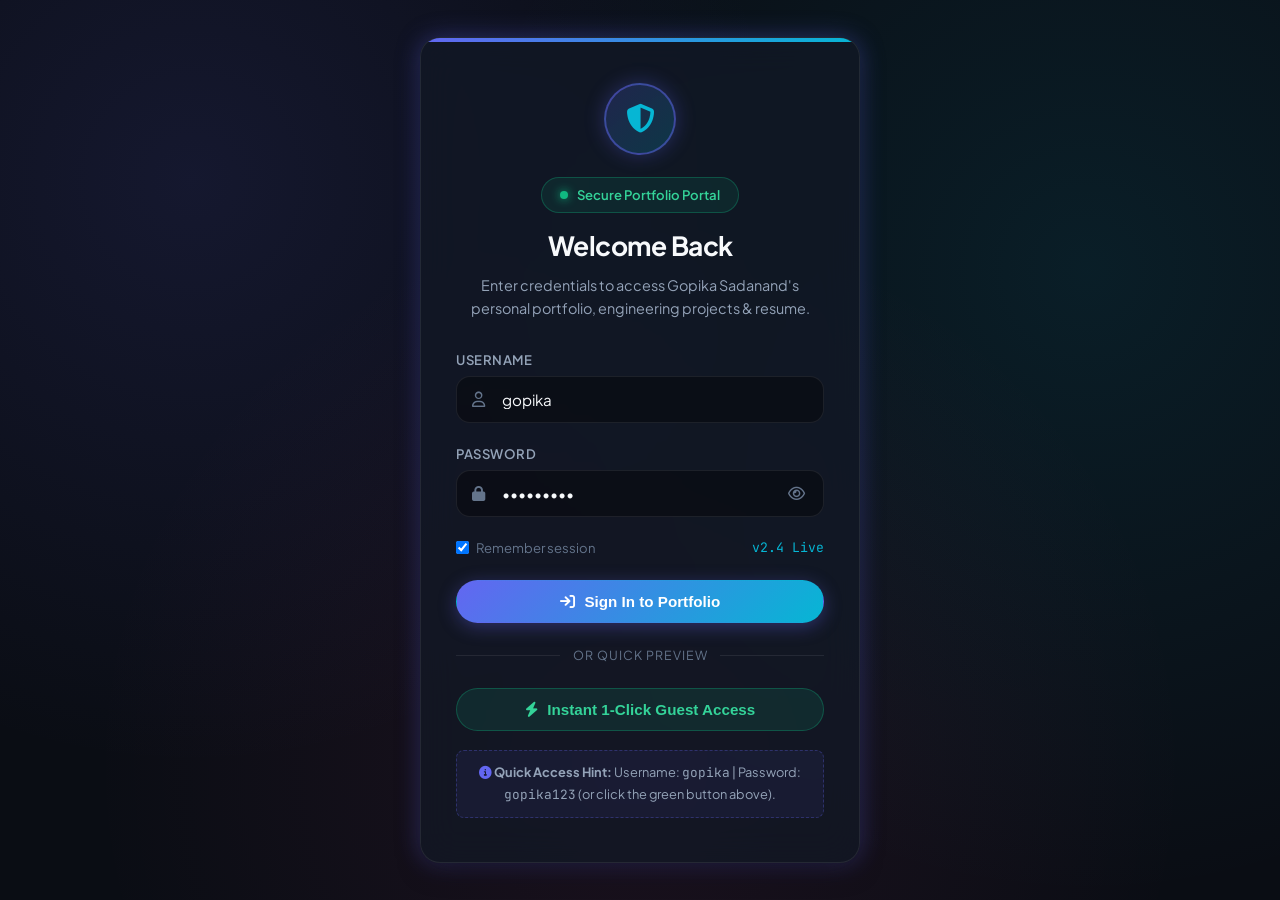
<file: index.html>
<!DOCTYPE html>
<html lang="en">
<head>
    <meta charset="UTF-8">
    <meta name="viewport" content="width=device-width, initial-scale=1.0">
    <title>GOPIKA SADANAND | IT Engineer &amp; AI Developer Portfolio</title>
    <meta name="description" content="Official personal portfolio of Gopika Sadanand – Information Technology professional interested in software development and AI. B.Tech IT at GEC Idukki.">
    <!-- Google Fonts & FontAwesome -->
    <link rel="preconnect" href="https://fonts.googleapis.com">
    <link rel="preconnect" href="https://fonts.gstatic.com" crossorigin>
    <link href="https://fonts.googleapis.com/css2?family=Plus+Jakarta+Sans:wght@300;400;500;600;700;800&family=JetBrains+Mono:wght@400;500;600&display=swap" rel="stylesheet">
    <link rel="stylesheet" href="https://cdnjs.cloudflare.com/ajax/libs/font-awesome/6.5.1/css/all.min.css">
    <link rel="stylesheet" href="style.css">
</head>
<body>
    <div class="bg-mesh"></div>

    <!-- Navigation Bar -->
    <header class="navbar">
        <div class="container nav-container">
            <a href="#home" class="nav-brand">
                <span class="brand-badge">GS</span>
                <span>Gopika Sadanand</span>
            </a>

            <nav>
                <ul class="nav-links" id="navLinks">
                    <li><a href="#home" class="nav-link active">Home</a></li>
                    <li><a href="#about" class="nav-link">About</a></li>
                    <li><a href="#experience" class="nav-link">Experience</a></li>
                    <li><a href="#projects" class="nav-link">Projects</a></li>
                    <li><a href="#skills" class="nav-link">Skills</a></li>
                    <li><a href="#achievements" class="nav-link">Achievements</a></li>
                    <li><a href="#contact" class="nav-link">Contact</a></li>
                </ul>
            </nav>

            <div class="nav-actions">
                <button id="logoutBtn" class="btn-logout" title="Sign out of portfolio">
                    <i class="fa-solid fa-arrow-right-from-bracket"></i> Logout
                </button>
                <button class="nav-toggle" id="navToggle" aria-label="Toggle navigation menu">
                    <i class="fa-solid fa-bars"></i>
                </button>
            </div>
        </div>
    </header>

    <!-- Main Content -->
    <main>
        <!-- Hero Section -->
        <section id="home" class="hero-section">
            <div class="container hero-grid">
                <div class="hero-content">
                    <div class="status-pill">
                        <span class="status-dot"></span>
                        <span>Available for Software &amp; AI Roles</span>
                    </div>

                    <h1>
                        Hi, I'm <span class="gradient-text">Gopika Sadanand</span>
                    </h1>

                    <p class="subtitle">
                        Information Technology professional interested in <strong>software development</strong> and <strong>AI</strong>. Passionate about engineering high-impact web architectures, intelligent conversational systems, and full-stack solutions.
                    </p>

                    <div class="hero-btns">
                        <a href="#projects" class="btn btn-primary">
                            <i class="fa-solid fa-rocket"></i> View Featured Projects
                        </a>
                        <a href="#experience" class="btn btn-secondary">
                            <i class="fa-solid fa-briefcase"></i> Experience
                        </a>
                        <a href="#contact" class="btn btn-secondary">
                            <i class="fa-regular fa-envelope"></i> Contact Me
                        </a>
                    </div>

                    <div class="hero-highlights">
                        <div class="highlight-box">
                            <div class="highlight-num gradient-text">2026</div>
                            <div class="highlight-label">B.Tech IT Graduate</div>
                        </div>
                        <div class="highlight-box">
                            <div class="highlight-num gradient-text">3+</div>
                            <div class="highlight-label">Flagship Systems</div>
                        </div>
                        <div class="highlight-box">
                            <div class="highlight-num gradient-text">5k+</div>
                            <div class="highlight-label">Voters Assisted</div>
                        </div>
                    </div>
                </div>

                <div class="hero-visual">
                    <div class="avatar-frame">
                        <div class="avatar-img-circle">
                            <i class="fa-solid fa-user-astronaut"></i>
                        </div>
                        <h3>Gopika Sadanand</h3>
                        <div class="dept">B.Tech Information Technology</div>
                        <div class="loc">
                            <i class="fa-solid fa-location-dot" style="color: var(--accent-pink);"></i> GEC Idukki, Kerala, India
                        </div>
                    </div>

                    <!-- Floating tech badges -->
                    <div class="floating-badge badge-top">
                        <i class="fa-solid fa-brain" style="color: #ec4899;"></i>
                        <span>AI &amp; NLP Systems</span>
                    </div>
                    <div class="floating-badge badge-bottom">
                        <i class="fa-brands fa-node-js" style="color: #10b981;"></i>
                        <span>Full-Stack Development</span>
                    </div>
                </div>
            </div>
        </section>

        <!-- About & Education Section -->
        <section id="about" class="section-py">
            <div class="container">
                <div class="section-header">
                    <span class="section-tag">Background &amp; Academics</span>
                    <h2 class="section-title">About Me &amp; Education</h2>
                    <p class="section-desc">My academic foundation and technical enthusiasm in Information Technology.</p>
                </div>

                <div class="about-grid">
                    <!-- About Card -->
                    <div class="card">
                        <div class="card-title">
                            <div class="card-icon">
                                <i class="fa-solid fa-user-gear"></i>
                            </div>
                            <h3>About Me</h3>
                        </div>
                        <p class="about-p">
                            I am an <strong>Information Technology professional</strong> deeply interested in <strong>software development</strong>, cloud backends, and <strong>Artificial Intelligence</strong>.
                        </p>
                        <p class="about-p">
                            I love transforming intricate real-world challenges into elegant, efficient, and accessible applications. From building civic engagement chatbots deployed during elections to engineering generative 3D visual environments, I continuously explore cutting-edge engineering paradigms.
                        </p>
                        <div style="display: flex; gap: 0.6rem; flex-wrap: wrap; margin-top: 1rem;">
                            <span class="tech-tag"><i class="fa-solid fa-code"></i> Clean Architecture</span>
                            <span class="tech-tag"><i class="fa-solid fa-robot"></i> AI Engineering</span>
                            <span class="tech-tag"><i class="fa-solid fa-users"></i> Team Collaboration</span>
                        </div>
                    </div>

                    <!-- Education Card -->
                    <div class="card" id="education">
                        <div class="card-title">
                            <div class="card-icon" style="background: rgba(6, 182, 212, 0.15); color: var(--accent-cyan);">
                                <i class="fa-solid fa-graduation-cap"></i>
                            </div>
                            <h3>Education</h3>
                        </div>

                        <div class="timeline">
                            <div class="timeline-item">
                                <div class="timeline-dot"></div>
                                <div class="timeline-title">B.Tech in Information Technology</div>
                                <div class="timeline-subtitle">Government Engineering College, Idukki</div>
                                <div class="timeline-time"><i class="fa-regular fa-calendar"></i> 2022 – 2026</div>
                                <p class="timeline-desc">Specializing in algorithms, databases, web technologies, software engineering, and applied artificial intelligence.</p>
                            </div>

                            <div class="timeline-item">
                                <div class="timeline-dot" style="border-color: var(--accent-pink);"></div>
                                <div class="timeline-title">Higher Secondary Education (Bio-Maths)</div>
                                <div class="timeline-subtitle">Seethi Sahib HSS, Taliparamba</div>
                                <div class="timeline-time"><i class="fa-regular fa-calendar"></i> Graduated with 93.5%</div>
                                <p class="timeline-desc">Distinction in Mathematics, Physics, Chemistry, and Computer Foundations.</p>
                            </div>
                        </div>
                    </div>
                </div>
            </div>
        </section>

        <!-- Experience Section -->
        <section id="experience" class="section-py" style="background: rgba(16, 21, 36, 0.4);">
            <div class="container">
                <div class="section-header">
                    <span class="section-tag">Industry Internship</span>
                    <h2 class="section-title">Professional Experience</h2>
                    <p class="section-desc">Practical software engineering experience inside public administration systems.</p>
                </div>

                <div class="experience-card">
                    <div class="exp-header">
                        <div>
                            <h3 class="exp-role">Software Development Intern</h3>
                            <div class="exp-org">
                                <i class="fa-solid fa-building-columns" style="color: var(--accent-indigo);"></i>
                                District Collectorate, Idukki
                            </div>
                        </div>
                        <span class="exp-badge">
                            <i class="fa-regular fa-clock"></i> Internship Experience
                        </span>
                    </div>

                    <ul class="exp-responsibilities">
                        <li>
                            Architected and maintained internal software utilities and digital administrative tools to optimize governance and record processing.
                        </li>
                        <li>
                            Automated repetitive reporting workflows, drastically reducing manual processing time for collectorate administrative teams.
                        </li>
                        <li>
                            Assisted in software requirement gathering, designing responsive web interfaces, and prototyping AI-assisted data extraction for citizen services.
                        </li>
                        <li>
                            Collaborated with senior IT leads to ensure robust data confidentiality, database reliability, and system responsiveness.
                        </li>
                    </ul>

                    <div class="exp-tags">
                        <span class="tech-tag">Internal Tools</span>
                        <span class="tech-tag">Workflow Automation</span>
                        <span class="tech-tag">Web Development</span>
                        <span class="tech-tag">Public Sector Tech</span>
                        <span class="tech-tag">Database Ops</span>
                    </div>
                </div>
            </div>
        </section>

        <!-- Projects Section -->
        <section id="projects" class="section-py">
            <div class="container">
                <div class="section-header">
                    <span class="section-tag">Portfolio Showcase</span>
                    <h2 class="section-title">Featured Projects</h2>
                    <p class="section-desc">Production-grade applications combining web engineering, generative AI, and civic innovation.</p>
                </div>

                <div class="projects-grid">
                    <!-- Project 1: QUICK CREATION -->
                    <div class="project-card">
                        <div class="project-banner p1">
                            <span class="project-type-badge">Web Platform</span>
                            <div class="project-banner-icon">
                                <i class="fa-solid fa-wand-magic-sparkles"></i>
                            </div>
                        </div>
                        <div class="project-body">
                            <h3 class="project-title">QUICK CREATION</h3>
                            <p class="project-desc">
                                A dynamic student designer platform that allows creators to build, customize, and share responsive design assets and web templates with real-time preview.
                            </p>
                            <div class="project-stack">
                                <span class="tech-tag">HTML5</span>
                                <span class="tech-tag">CSS3</span>
                                <span class="tech-tag">JavaScript</span>
                                <span class="tech-tag">Node.js</span>
                                <span class="tech-tag">MongoDB</span>
                            </div>
                            <div class="project-footer">
                                <button class="project-btn open-project-btn" data-project="quick-creation">
                                    <span>Explore System</span> <i class="fa-solid fa-arrow-right"></i>
                                </button>
                                <span class="mono-text" style="font-size: 0.75rem; color: var(--text-muted);">Active Prototype</span>
                            </div>
                        </div>
                    </div>

                    <!-- Project 2: TEXTOON -->
                    <div class="project-card">
                        <div class="project-banner p2">
                            <span class="project-type-badge">Generative AI &amp; VR</span>
                            <div class="project-banner-icon">
                                <i class="fa-solid fa-vr-cardboard"></i>
                            </div>
                        </div>
                        <div class="project-body">
                            <h3 class="project-title">TEXTOON</h3>
                            <p class="project-desc">
                                An innovative AI pipeline that translates natural language text prompts into interactive 3D cartoon scenes and spatial VR experiences using deep diffusion models.
                            </p>
                            <div class="project-stack">
                                <span class="tech-tag">Python</span>
                                <span class="tech-tag">NLP</span>
                                <span class="tech-tag">Stable Diffusion</span>
                                <span class="tech-tag">MiDaS</span>
                                <span class="tech-tag">Three.js / WebXR</span>
                            </div>
                            <div class="project-footer">
                                <button class="project-btn open-project-btn" data-project="textoon">
                                    <span>Explore System</span> <i class="fa-solid fa-arrow-right"></i>
                                </button>
                                <span class="mono-text" style="font-size: 0.75rem; color: var(--text-muted);">Tech Fest Award</span>
                            </div>
                        </div>
                    </div>

                    <!-- Project 3: VOTEASSIST IDUKKI -->
                    <div class="project-card">
                        <div class="project-banner p3">
                            <span class="project-type-badge">Civic Tech &amp; WhatsApp AI</span>
                            <div class="project-banner-icon">
                                <i class="fa-solid fa-check-to-slot"></i>
                            </div>
                        </div>
                        <div class="project-body">
                            <h3 class="project-title">VOTEASSIST IDUKKI</h3>
                            <p class="project-desc">
                                A multilingual WhatsApp election assistance chatbot supporting voters with polling booth locations, voter ID guidance, and election FAQs in Malayalam &amp; English.
                            </p>
                            <div class="project-stack">
                                <span class="tech-tag">Node.js</span>
                                <span class="tech-tag">Dialogflow</span>
                                <span class="tech-tag">Twilio API</span>
                                <span class="tech-tag">MySQL</span>
                            </div>
                            <div class="project-footer">
                                <button class="project-btn open-project-btn" data-project="voteassist">
                                    <span>Explore System</span> <i class="fa-solid fa-arrow-right"></i>
                                </button>
                                <span class="mono-text" style="font-size: 0.75rem; color: var(--text-muted);">5,000+ Queries</span>
                            </div>
                        </div>
                    </div>
                </div>
            </div>
        </section>

        <!-- Skills & Achievements Section -->
        <section id="skills" class="section-py" style="background: rgba(16, 21, 36, 0.4);">
            <div class="container">
                <div class="section-header">
                    <span class="section-tag">Competencies</span>
                    <h2 class="section-title">Technical Skills &amp; Stack</h2>
                    <p class="section-desc">Tools, languages, and frameworks I use to engineer robust software.</p>
                </div>

                <div class="skills-grid">
                    <div class="skill-category-card">
                        <h4 class="skill-cat-title">
                            <i class="fa-solid fa-code" style="color: var(--accent-indigo);"></i> Languages
                        </h4>
                        <div class="skill-badges">
                            <span class="skill-badge">C</span>
                            <span class="skill-badge">Python</span>
                            <span class="skill-badge">Java</span>
                            <span class="skill-badge">JavaScript (ES6+)</span>
                            <span class="skill-badge">SQL</span>
                        </div>
                    </div>

                    <div class="skill-category-card">
                        <h4 class="skill-cat-title">
                            <i class="fa-solid fa-layer-group" style="color: var(--accent-cyan);"></i> Web &amp; Backend
                        </h4>
                        <div class="skill-badges">
                            <span class="skill-badge">HTML5</span>
                            <span class="skill-badge">CSS3 / Flex / Grid</span>
                            <span class="skill-badge">Node.js</span>
                            <span class="skill-badge">Express.js</span>
                            <span class="skill-badge">RESTful APIs</span>
                        </div>
                    </div>

                    <div class="skill-category-card">
                        <h4 class="skill-cat-title">
                            <i class="fa-solid fa-database" style="color: #ec4899;"></i> Data &amp; AI
                        </h4>
                        <div class="skill-badges">
                            <span class="skill-badge">MongoDB</span>
                            <span class="skill-badge">MySQL</span>
                            <span class="skill-badge">Google Dialogflow</span>
                            <span class="skill-badge">Stable Diffusion</span>
                            <span class="skill-badge">NLP Fundamentals</span>
                        </div>
                    </div>

                    <div class="skill-category-card">
                        <h4 class="skill-cat-title">
                            <i class="fa-solid fa-toolbox" style="color: #10b981;"></i> Tools &amp; Practices
                        </h4>
                        <div class="skill-badges">
                            <span class="skill-badge">Twilio API</span>
                            <span class="skill-badge">Git &amp; GitHub</span>
                            <span class="skill-badge">Critical Thinking</span>
                            <span class="skill-badge">Agile Teamwork</span>
                            <span class="skill-badge">Problem Solving</span>
                        </div>
                    </div>
                </div>

                <!-- Achievements Grid -->
                <div id="achievements" style="margin-top: 4rem;">
                    <div class="section-header" style="margin-bottom: 2.5rem;">
                        <span class="section-tag">Recognitions</span>
                        <h3 class="section-title" style="font-size: 1.9rem;">Honors &amp; Extracurriculars</h3>
                    </div>

                    <div class="achievements-grid">
                        <div class="achievement-item">
                            <div class="achievement-icon">
                                <i class="fa-solid fa-trophy"></i>
                            </div>
                            <div class="achievement-content">
                                <h4>IEEEXtreme 17.0 Programming Competition</h4>
                                <p>Competed in global 24-hour virtual competitive programming hackathon solving algorithmic challenges.</p>
                            </div>
                        </div>

                        <div class="achievement-item">
                            <div class="achievement-icon" style="color: var(--accent-cyan);">
                                <i class="fa-solid fa-certificate"></i>
                            </div>
                            <div class="achievement-content">
                                <h4>ICT Academy of Kerala – ICSET 2023</h4>
                                <p>Participated in International Conference on Software Engineering Trends &amp; Digital Transformation.</p>
                            </div>
                        </div>

                        <div class="achievement-item">
                            <div class="achievement-icon" style="color: #ec4899;">
                                <i class="fa-solid fa-hands-holding-circle"></i>
                            </div>
                            <div class="achievement-content">
                                <h4>Stellerio – Pragyan'24 Volunteer</h4>
                                <p>Coordinated technical event sessions and managed student developer registrations for premier annual symposium.</p>
                            </div>
                        </div>

                        <div class="achievement-item">
                            <div class="achievement-icon" style="color: #10b981;">
                                <i class="fa-solid fa-medal"></i>
                            </div>
                            <div class="achievement-content">
                                <h4>Program Associate &amp; NOVA 4.0 Volunteer</h4>
                                <p>Program Associate for 'One Creator from One Ward Scholarship Programme' &amp; core coordinator at NOVA 4.0 Technical Fest.</p>
                            </div>
                        </div>
                    </div>
                </div>
            </div>
        </section>

        <!-- Contact Section -->
        <section id="contact" class="section-py">
            <div class="container">
                <div class="section-header">
                    <span class="section-tag">Let's Connect</span>
                    <h2 class="section-title">Get In Touch</h2>
                    <p class="section-desc">Have a software engineering opportunity or project in mind? Reach out directly.</p>
                </div>

                <div class="contact-grid">
                    <div>
                        <div class="contact-info-list">
                            <a href="mailto:gopikasadan@gmail.com" class="contact-item">
                                <div class="contact-icon-box">
                                    <i class="fa-regular fa-envelope"></i>
                                </div>
                                <div class="contact-details">
                                    <h5>Email</h5>
                                    <span>gopikasadan@gmail.com</span>
                                </div>
                            </a>

                            <a href="tel:+917907931579" class="contact-item">
                                <div class="contact-icon-box" style="background: rgba(6, 182, 212, 0.15); color: var(--accent-cyan);">
                                    <i class="fa-solid fa-phone"></i>
                                </div>
                                <div class="contact-details">
                                    <h5>Phone</h5>
                                    <span>+91 7907931579</span>
                                </div>
                            </a>

                            <div class="contact-item">
                                <div class="contact-icon-box" style="background: rgba(16, 185, 129, 0.15); color: #10b981;">
                                    <i class="fa-solid fa-location-dot"></i>
                                </div>
                                <div class="contact-details">
                                    <h5>Location</h5>
                                    <span>Idukki, Kerala, India</span>
                                </div>
                            </div>
                        </div>

                        <h5 style="margin-bottom: 0.8rem; font-size: 0.85rem; text-transform: uppercase; color: var(--text-muted); letter-spacing: 0.5px;">Connect on Social</h5>
                        <div class="social-bar">
                            <a href="https://www.linkedin.com/in/gopikasadan" target="_blank" rel="noopener noreferrer" class="social-link" title="LinkedIn Profile">
                                <i class="fa-brands fa-linkedin-in"></i>
                            </a>
                            <a href="https://github.com/gopikasadan" target="_blank" rel="noopener noreferrer" class="social-link" title="GitHub Profile">
                                <i class="fa-brands fa-github"></i>
                            </a>
                            <a href="mailto:gopikasadan@gmail.com" class="social-link" title="Direct Email">
                                <i class="fa-solid fa-envelope"></i>
                            </a>
                        </div>
                    </div>

                    <!-- Interactive Contact Form -->
                    <div class="contact-form-card">
                        <div id="formFeedback" class="alert-msg"></div>

                        <form id="contactForm">
                            <div class="form-row">
                                <div class="form-group">
                                    <label for="contactName">Your Name</label>
                                    <div class="input-wrapper">
                                        <i class="fa-regular fa-user input-icon"></i>
                                        <input type="text" id="contactName" class="form-input" placeholder="e.g. Alex" required>
                                    </div>
                                </div>
                                <div class="form-group">
                                    <label for="contactEmail">Your Email</label>
                                    <div class="input-wrapper">
                                        <i class="fa-regular fa-envelope input-icon"></i>
                                        <input type="email" id="contactEmail" class="form-input" placeholder="e.g. alex@company.com" required>
                                    </div>
                                </div>
                            </div>

                            <div class="form-group">
                                <label for="contactSubject">Subject</label>
                                <div class="input-wrapper">
                                    <i class="fa-regular fa-comment-dots input-icon"></i>
                                    <input type="text" id="contactSubject" class="form-input" placeholder="e.g. Software Opportunity / Collaboration" required>
                                </div>
                            </div>

                            <div class="form-group">
                                <label for="contactMessage">Message</label>
                                <textarea id="contactMessage" class="form-input textarea-input" placeholder="Write your message here..." required></textarea>
                            </div>

                            <button type="submit" class="btn btn-primary" style="width: 100%; justify-content: center;">
                                <i class="fa-regular fa-paper-plane"></i> Send Message
                            </button>
                        </form>
                    </div>
                </div>
            </div>
        </section>
    </main>

    <!-- Project Details Modal -->
    <div id="projectModal" class="modal-overlay" role="dialog" aria-modal="true">
        <div class="modal-box">
            <button id="modalCloseBtn" class="modal-close" aria-label="Close project modal">
                <i class="fa-solid fa-xmark"></i>
            </button>

            <span class="status-pill" id="modalTagline" style="margin-bottom: 0.8rem; font-size: 0.78rem;"></span>
            <h2 id="modalTitle" style="font-size: 1.8rem; font-weight: 800; margin-bottom: 0.8rem;"></h2>

            <div id="modalTech" class="project-stack" style="margin-bottom: 1.2rem;"></div>

            <div style="margin-bottom: 1.5rem;">
                <h4 style="font-size: 0.95rem; font-weight: 700; color: var(--accent-cyan); margin-bottom: 0.4rem; text-transform: uppercase; letter-spacing: 0.5px;">Overview</h4>
                <p id="modalOverview" style="color: var(--text-secondary); font-size: 0.92rem; line-height: 1.7;"></p>
            </div>

            <div style="margin-bottom: 1.5rem;">
                <h4 style="font-size: 0.95rem; font-weight: 700; color: var(--accent-indigo); margin-bottom: 0.4rem; text-transform: uppercase; letter-spacing: 0.5px;">Key Objectives &amp; Engineering</h4>
                <ul id="modalObjectives" class="exp-responsibilities" style="margin-bottom: 0;"></ul>
            </div>

            <div style="margin-bottom: 1.8rem;">
                <h4 style="font-size: 0.95rem; font-weight: 700; color: #10b981; margin-bottom: 0.4rem; text-transform: uppercase; letter-spacing: 0.5px;">System Features</h4>
                <ul id="modalFeatures" class="exp-responsibilities" style="margin-bottom: 0;"></ul>
            </div>

            <div style="display: flex; gap: 0.8rem; flex-wrap: wrap;">
                <button id="modalActionBtn" class="btn btn-primary" style="flex: 1; justify-content: center;">
                    Launch Simulation
                </button>
            </div>
        </div>
    </div>

    <!-- Footer -->
    <footer class="footer">
        <div class="container footer-inner">
            <div>
                © 2026 <strong>Gopika Sadanand</strong>. All rights reserved.
            </div>
            <div style="font-size: 0.82rem; color: var(--text-muted);">
                Engineered with HTML5 • CSS3 • JavaScript • Responsive Glassmorphism
            </div>
        </div>
    </footer>

    <!-- App Script -->
    <script src="script.js"></script>
</body>
</html>
</file>
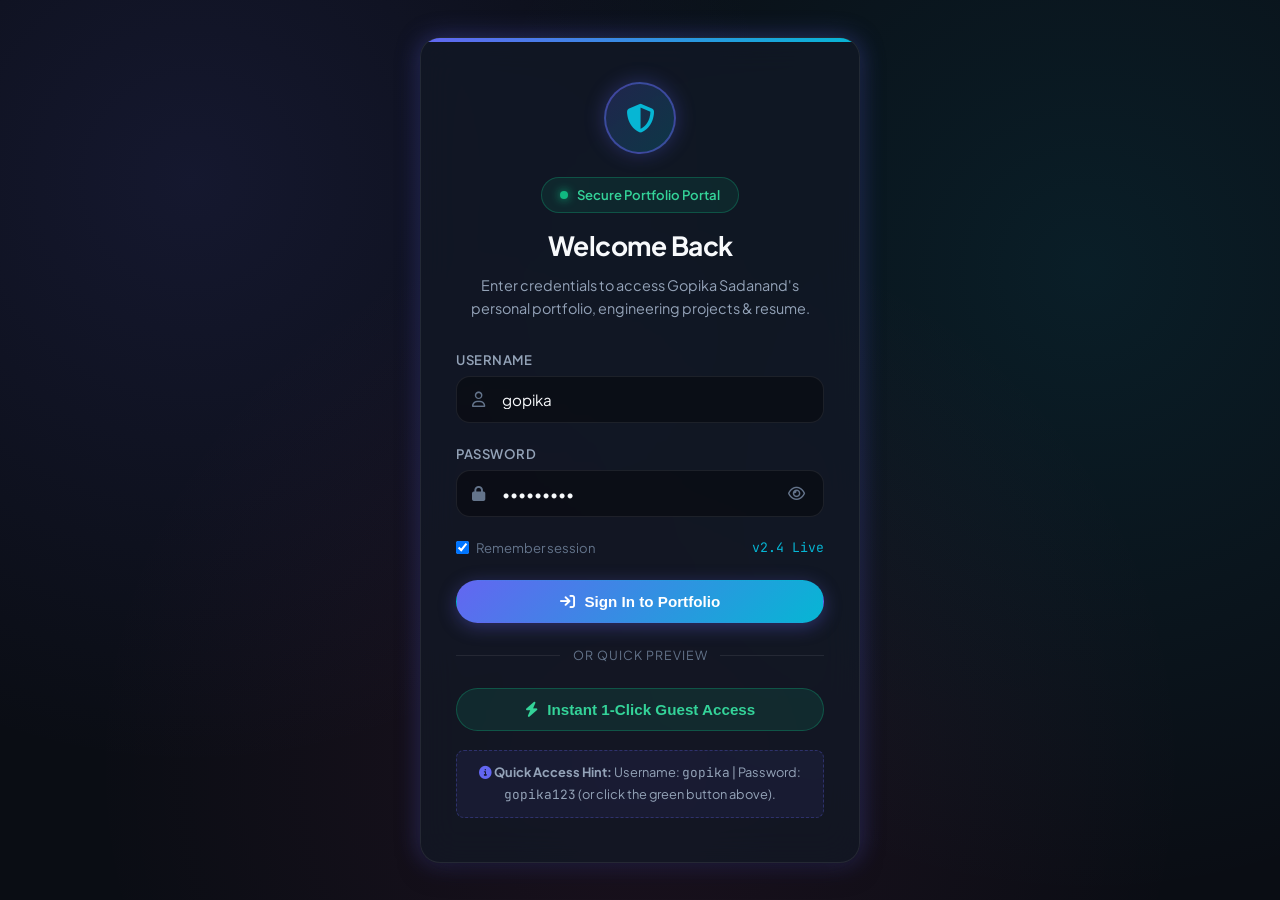
<file: login.html>
<!DOCTYPE html>
<html lang="en">
<head>
    <meta charset="UTF-8">
    <meta name="viewport" content="width=device-width, initial-scale=1.0">
    <title>Gopika Sadanand | Portfolio Portal</title>
    <!-- Google Fonts & FontAwesome -->
    <link rel="preconnect" href="https://fonts.googleapis.com">
    <link rel="preconnect" href="https://fonts.gstatic.com" crossorigin>
    <link href="https://fonts.googleapis.com/css2?family=Plus+Jakarta+Sans:wght@300;400;500;600;700;800&family=JetBrains+Mono:wght@400;500;600&display=swap" rel="stylesheet">
    <link rel="stylesheet" href="https://cdnjs.cloudflare.com/ajax/libs/font-awesome/6.5.1/css/all.min.css">
    <link rel="stylesheet" href="style.css">
</head>
<body class="login-body">
    <div class="bg-mesh"></div>

    <div class="login-card">
        <div class="login-avatar">
            <i class="fa-solid fa-shield-halved"></i>
        </div>
        
        <span class="status-pill" style="margin-bottom: 0.8rem;">
            <span class="status-dot"></span> Secure Portfolio Portal
        </span>
        
        <h1>Welcome Back</h1>
        <p class="subtitle">Enter credentials to access Gopika Sadanand's personal portfolio, engineering projects &amp; resume.</p>

        <div id="loginAlert" class="alert-msg alert-error">
            <i class="fa-solid fa-circle-exclamation"></i> <span id="alertText">Invalid credentials. Try guest login!</span>
        </div>

        <form id="portfolioLoginForm" class="login-form">
            <div class="form-group">
                <label for="username">Username</label>
                <div class="input-wrapper">
                    <i class="fa-regular fa-user input-icon"></i>
                    <input type="text" id="username" class="form-input" placeholder="e.g. gopika or guest" value="gopika" required autocomplete="username">
                </div>
            </div>

            <div class="form-group">
                <label for="password">Password</label>
                <div class="input-wrapper">
                    <i class="fa-solid fa-lock input-icon"></i>
                    <input type="password" id="password" class="form-input" placeholder="••••••••" value="gopika123" required autocomplete="current-password">
                    <button type="button" id="togglePasswordBtn" class="toggle-password" title="Toggle password visibility">
                        <i class="fa-regular fa-eye" id="eyeIcon"></i>
                    </button>
                </div>
            </div>

            <div class="login-meta">
                <label class="remember-label">
                    <input type="checkbox" id="rememberMe" checked> Remember session
                </label>
                <span class="mono-text" style="color: var(--accent-cyan);">v2.4 Live</span>
            </div>

            <button type="submit" class="btn btn-primary" style="width: 100%; justify-content: center;">
                <i class="fa-solid fa-arrow-right-to-bracket"></i> Sign In to Portfolio
            </button>
        </form>

        <div class="login-divider">
            <span>Or Quick Preview</span>
        </div>

        <button type="button" id="guestLoginBtn" class="btn btn-guest" style="width: 100%; justify-content: center;">
            <i class="fa-solid fa-bolt"></i> Instant 1-Click Guest Access
        </button>

        <div class="credential-tip">
            <i class="fa-solid fa-circle-info" style="color: var(--accent-indigo);"></i>
            <strong>Quick Access Hint:</strong> Username: <code class="mono-text">gopika</code> | Password: <code class="mono-text">gopika123</code> (or click the green button above).
        </div>
    </div>

    <script>
        // Check if already authenticated
        if (sessionStorage.getItem('gopika_auth') === 'true' || localStorage.getItem('gopika_auth') === 'true') {
            window.location.replace('index.html');
        }

        const loginForm = document.getElementById('portfolioLoginForm');
        const loginAlert = document.getElementById('loginAlert');
        const alertText = document.getElementById('alertText');
        const guestBtn = document.getElementById('guestLoginBtn');
        const toggleBtn = document.getElementById('togglePasswordBtn');
        const passwordInput = document.getElementById('password');
        const eyeIcon = document.getElementById('eyeIcon');

        // Toggle password visibility
        toggleBtn.addEventListener('click', () => {
            const isPassword = passwordInput.getAttribute('type') === 'password';
            passwordInput.setAttribute('type', isPassword ? 'text' : 'password');
            eyeIcon.className = isPassword ? 'fa-regular fa-eye-slash' : 'fa-regular fa-eye';
        });

        function performLogin(username, role = 'User') {
            sessionStorage.setItem('gopika_auth', 'true');
            sessionStorage.setItem('gopika_user', username);
            if (document.getElementById('rememberMe').checked) {
                localStorage.setItem('gopika_auth', 'true');
                localStorage.setItem('gopika_user', username);
            }
            window.location.href = 'index.html';
        }

        loginForm.addEventListener('submit', (e) => {
            e.preventDefault();
            const u = document.getElementById('username').value.trim();
            const p = document.getElementById('password').value;

            // Allow standard credentials or any reasonable input
            if ((u.toLowerCase() === 'gopika' && p === 'gopika123') || u.toLowerCase() === 'guest' || u.toLowerCase() === 'admin') {
                performLogin(u || 'Gopika');
            } else {
                loginAlert.style.display = 'block';
                alertText.textContent = 'Invalid credentials. Use gopika / gopika123 or click "Instant 1-Click Guest Access".';
            }
        });

        guestBtn.addEventListener('click', () => {
            performLogin('Guest Explorer');
        });
    </script>
</body>
</html>
</file>
<file: style.css>
/* ===================================================================
   GOPIKA SADANAND - PROFESSIONAL PORTFOLIO STYLESHEET
   Modern Glassmorphism & High-Performance Responsive Design
   =================================================================== */

@import url('https://fonts.googleapis.com/css2?family=Plus+Jakarta+Sans:wght@300;400;500;600;700;800&family=JetBrains+Mono:wght@400;500;600&display=swap');

:root {
    --bg-primary: #0a0d14;
    --bg-secondary: #101524;
    --bg-card: rgba(18, 24, 38, 0.75);
    --bg-card-hover: rgba(28, 36, 56, 0.85);
    --border-color: rgba(255, 255, 255, 0.08);
    --border-hover: rgba(99, 102, 241, 0.4);
    
    --accent-indigo: #6366f1;
    --accent-cyan: #06b6d4;
    --accent-pink: #ec4899;
    --accent-emerald: #10b981;
    --accent-amber: #f59e0b;
    
    --gradient-primary: linear-gradient(135deg, #6366f1 0%, #06b6d4 100%);
    --gradient-accent: linear-gradient(135deg, #ec4899 0%, #8b5cf6 100%);
    --gradient-glow: radial-gradient(circle at 50% 50%, rgba(99, 102, 241, 0.15), transparent 70%);

    --text-primary: #f8fafc;
    --text-secondary: #94a3b8;
    --text-muted: #64748b;
    
    --radius-sm: 8px;
    --radius-md: 14px;
    --radius-lg: 20px;
    --radius-full: 9999px;
    
    --shadow-soft: 0 10px 30px -10px rgba(0, 0, 0, 0.5);
    --shadow-glow: 0 0 25px rgba(99, 102, 241, 0.35);
    --transition: all 0.3s cubic-bezier(0.16, 1, 0.3, 1);
}

* {
    margin: 0;
    padding: 0;
    box-sizing: border-box;
}

html {
    scroll-behavior: smooth;
    font-size: 16px;
}

body {
    font-family: 'Plus Jakarta Sans', -apple-system, BlinkMacSystemFont, sans-serif;
    background-color: var(--bg-primary);
    color: var(--text-primary);
    line-height: 1.6;
    overflow-x: hidden;
    position: relative;
    min-height: 100vh;
}

/* Background Ambient Lighting Effect */
.bg-mesh {
    position: fixed;
    top: 0;
    left: 0;
    width: 100vw;
    height: 100vh;
    z-index: -1;
    pointer-events: none;
    background: 
        radial-gradient(circle at 15% 20%, rgba(99, 102, 241, 0.12) 0%, transparent 45%),
        radial-gradient(circle at 85% 30%, rgba(6, 182, 212, 0.10) 0%, transparent 50%),
        radial-gradient(circle at 50% 85%, rgba(236, 72, 153, 0.08) 0%, transparent 55%),
        #0a0d14;
}

/* Container */
.container {
    width: 90%;
    max-width: 1200px;
    margin: 0 auto;
    padding: 0 1rem;
}

/* Typography Helpers */
.gradient-text {
    background: var(--gradient-primary);
    -webkit-background-clip: text;
    -webkit-text-fill-color: transparent;
    display: inline-block;
}

.mono-text {
    font-family: 'JetBrains Mono', monospace;
}

/* Buttons */
.btn {
    display: inline-flex;
    align-items: center;
    gap: 0.6rem;
    padding: 0.75rem 1.6rem;
    font-size: 0.95rem;
    font-weight: 600;
    border-radius: var(--radius-full);
    cursor: pointer;
    text-decoration: none;
    transition: var(--transition);
    border: 1px solid transparent;
}

.btn-primary {
    background: var(--gradient-primary);
    color: #ffffff;
    box-shadow: 0 4px 18px rgba(99, 102, 241, 0.35);
}

.btn-primary:hover {
    transform: translateY(-2px);
    box-shadow: 0 6px 25px rgba(99, 102, 241, 0.55);
}

.btn-secondary {
    background: rgba(255, 255, 255, 0.05);
    color: var(--text-primary);
    border: 1px solid var(--border-color);
    backdrop-filter: blur(10px);
}

.btn-secondary:hover {
    background: rgba(255, 255, 255, 0.1);
    border-color: var(--accent-indigo);
    transform: translateY(-2px);
}

.btn-guest {
    background: rgba(16, 185, 129, 0.12);
    color: #34d399;
    border: 1px solid rgba(16, 185, 129, 0.3);
}

.btn-guest:hover {
    background: rgba(16, 185, 129, 0.22);
    box-shadow: 0 4px 15px rgba(16, 185, 129, 0.3);
}

.btn-sm {
    padding: 0.5rem 1rem;
    font-size: 0.85rem;
}

/* ===================================================================
   LOGIN PAGE / GATEWAY
   =================================================================== */
.login-body {
    display: flex;
    align-items: center;
    justify-content: center;
    min-height: 100vh;
    padding: 1.5rem;
}

.login-card {
    background: var(--bg-card);
    backdrop-filter: blur(18px);
    -webkit-backdrop-filter: blur(18px);
    border: 1px solid var(--border-color);
    border-radius: var(--radius-lg);
    box-shadow: var(--shadow-soft), var(--shadow-glow);
    width: 100%;
    max-width: 440px;
    padding: 2.8rem 2.2rem;
    text-align: center;
    position: relative;
    overflow: hidden;
    animation: fadeInScale 0.6s cubic-bezier(0.16, 1, 0.3, 1);
}

.login-card::before {
    content: '';
    position: absolute;
    top: 0;
    left: 0;
    right: 0;
    height: 4px;
    background: var(--gradient-primary);
}

.login-avatar {
    width: 72px;
    height: 72px;
    margin: 0 auto 1.4rem;
    border-radius: 50%;
    background: linear-gradient(135deg, rgba(99, 102, 241, 0.2), rgba(6, 182, 212, 0.2));
    border: 2px solid rgba(99, 102, 241, 0.5);
    display: flex;
    align-items: center;
    justify-content: center;
    font-size: 1.8rem;
    color: var(--accent-cyan);
    box-shadow: 0 0 20px rgba(99, 102, 241, 0.3);
}

.login-card h1 {
    font-size: 1.65rem;
    font-weight: 700;
    margin-bottom: 0.4rem;
    letter-spacing: -0.5px;
}

.login-card p.subtitle {
    color: var(--text-secondary);
    font-size: 0.9rem;
    margin-bottom: 1.8rem;
}

.login-form {
    text-align: left;
}

.form-group {
    margin-bottom: 1.25rem;
}

.form-group label {
    display: block;
    font-size: 0.82rem;
    font-weight: 600;
    color: var(--text-secondary);
    margin-bottom: 0.4rem;
    text-transform: uppercase;
    letter-spacing: 0.5px;
}

.input-wrapper {
    position: relative;
    display: flex;
    align-items: center;
}

.input-icon {
    position: absolute;
    left: 1rem;
    color: var(--text-muted);
    font-size: 0.95rem;
}

.form-input {
    width: 100%;
    background: rgba(10, 13, 20, 0.8);
    border: 1px solid var(--border-color);
    border-radius: var(--radius-md);
    padding: 0.8rem 1rem 0.8rem 2.8rem;
    color: var(--text-primary);
    font-size: 0.95rem;
    font-family: inherit;
    transition: var(--transition);
}

.form-input:focus {
    outline: none;
    border-color: var(--accent-indigo);
    box-shadow: 0 0 0 3px rgba(99, 102, 241, 0.2);
}

.toggle-password {
    position: absolute;
    right: 1rem;
    background: transparent;
    border: none;
    color: var(--text-muted);
    cursor: pointer;
    padding: 0.2rem;
    font-size: 0.95rem;
}

.toggle-password:hover {
    color: var(--text-primary);
}

.login-meta {
    display: flex;
    justify-content: space-between;
    align-items: center;
    font-size: 0.82rem;
    color: var(--text-muted);
    margin-bottom: 1.4rem;
}

.remember-label {
    display: flex;
    align-items: center;
    gap: 0.4rem;
    cursor: pointer;
}

.alert-msg {
    padding: 0.7rem;
    border-radius: var(--radius-sm);
    font-size: 0.85rem;
    margin-bottom: 1.2rem;
    display: none;
}

.alert-error {
    background: rgba(239, 68, 68, 0.15);
    border: 1px solid rgba(239, 68, 68, 0.35);
    color: #fca5a5;
}

.login-divider {
    display: flex;
    align-items: center;
    margin: 1.4rem 0;
    color: var(--text-muted);
    font-size: 0.78rem;
    text-transform: uppercase;
    letter-spacing: 1px;
}

.login-divider::before,
.login-divider::after {
    content: '';
    flex: 1;
    height: 1px;
    background: var(--border-color);
}

.login-divider span {
    padding: 0 0.8rem;
}

.credential-tip {
    margin-top: 1.2rem;
    background: rgba(99, 102, 241, 0.08);
    border: 1px dashed rgba(99, 102, 241, 0.3);
    border-radius: var(--radius-sm);
    padding: 0.7rem;
    font-size: 0.8rem;
    color: var(--text-secondary);
}

/* ===================================================================
   MAIN PORTFOLIO NAVBAR
   =================================================================== */
.navbar {
    position: sticky;
    top: 0;
    width: 100%;
    z-index: 100;
    background: rgba(10, 13, 20, 0.85);
    backdrop-filter: blur(16px);
    -webkit-backdrop-filter: blur(16px);
    border-bottom: 1px solid var(--border-color);
    transition: var(--transition);
}

.nav-container {
    display: flex;
    align-items: center;
    justify-content: space-between;
    height: 72px;
}

.nav-brand {
    display: flex;
    align-items: center;
    gap: 0.75rem;
    text-decoration: none;
    color: var(--text-primary);
    font-weight: 800;
    font-size: 1.15rem;
    letter-spacing: -0.3px;
}

.brand-badge {
    width: 36px;
    height: 36px;
    border-radius: 10px;
    background: var(--gradient-primary);
    display: flex;
    align-items: center;
    justify-content: center;
    color: #ffffff;
    font-weight: 800;
    font-size: 1rem;
    box-shadow: 0 0 15px rgba(99, 102, 241, 0.4);
}

.nav-links {
    display: flex;
    list-style: none;
    gap: 1.8rem;
    align-items: center;
}

.nav-link {
    color: var(--text-secondary);
    text-decoration: none;
    font-size: 0.9rem;
    font-weight: 500;
    transition: var(--transition);
    position: relative;
    padding: 0.4rem 0;
}

.nav-link:hover,
.nav-link.active {
    color: var(--text-primary);
}

.nav-link::after {
    content: '';
    position: absolute;
    bottom: 0;
    left: 0;
    width: 0;
    height: 2px;
    background: var(--gradient-primary);
    transition: width 0.3s ease;
}

.nav-link:hover::after,
.nav-link.active::after {
    width: 100%;
}

.nav-actions {
    display: flex;
    align-items: center;
    gap: 1rem;
}

.btn-logout {
    background: rgba(239, 68, 68, 0.12);
    color: #f87171;
    border: 1px solid rgba(239, 68, 68, 0.25);
    padding: 0.45rem 1rem;
    border-radius: var(--radius-full);
    font-size: 0.85rem;
    font-weight: 600;
    cursor: pointer;
    transition: var(--transition);
}

.btn-logout:hover {
    background: rgba(239, 68, 68, 0.25);
    transform: translateY(-1px);
}

.nav-toggle {
    display: none;
    background: none;
    border: none;
    color: var(--text-primary);
    font-size: 1.5rem;
    cursor: pointer;
}

/* ===================================================================
   HERO SECTION
   =================================================================== */
.hero-section {
    padding: 7rem 0 5rem;
    position: relative;
}

.hero-grid {
    display: grid;
    grid-template-columns: 1.25fr 0.95fr;
    gap: 3.5rem;
    align-items: center;
}

.status-pill {
    display: inline-flex;
    align-items: center;
    gap: 0.6rem;
    background: rgba(16, 185, 129, 0.1);
    border: 1px solid rgba(16, 185, 129, 0.3);
    padding: 0.4rem 1.1rem;
    border-radius: var(--radius-full);
    font-size: 0.82rem;
    font-weight: 600;
    color: #34d399;
    margin-bottom: 1.5rem;
}

.status-dot {
    width: 8px;
    height: 8px;
    border-radius: 50%;
    background-color: #10b981;
    box-shadow: 0 0 10px #10b981;
    animation: pulseGlow 2s infinite;
}

.hero-content h1 {
    font-size: 3.4rem;
    font-weight: 800;
    line-height: 1.15;
    margin-bottom: 1.2rem;
    letter-spacing: -1.2px;
}

.hero-content .subtitle {
    font-size: 1.2rem;
    color: var(--text-secondary);
    line-height: 1.7;
    margin-bottom: 2rem;
    max-width: 580px;
}

.hero-btns {
    display: flex;
    flex-wrap: wrap;
    gap: 1.1rem;
    margin-bottom: 2.5rem;
}

.hero-highlights {
    display: grid;
    grid-template-columns: repeat(3, 1fr);
    gap: 1rem;
    padding-top: 2rem;
    border-top: 1px solid var(--border-color);
}

.highlight-box {
    text-align: left;
}

.highlight-num {
    font-size: 1.55rem;
    font-weight: 800;
    color: var(--text-primary);
}

.highlight-label {
    font-size: 0.8rem;
    color: var(--text-muted);
    font-weight: 500;
}

/* Hero Visual & Profile Frame */
.hero-visual {
    position: relative;
    display: flex;
    justify-content: center;
}

.avatar-frame {
    position: relative;
    width: 320px;
    height: 380px;
    border-radius: var(--radius-lg);
    background: var(--bg-card);
    border: 1px solid var(--border-color);
    box-shadow: var(--shadow-soft), var(--shadow-glow);
    display: flex;
    flex-direction: column;
    align-items: center;
    justify-content: center;
    padding: 2rem;
    text-align: center;
    overflow: hidden;
}

.avatar-frame::before {
    content: '';
    position: absolute;
    inset: -2px;
    border-radius: calc(var(--radius-lg) + 2px);
    background: linear-gradient(135deg, rgba(99, 102, 241, 0.4), rgba(6, 182, 212, 0.4), transparent);
    z-index: -1;
}

.avatar-img-circle {
    width: 140px;
    height: 140px;
    border-radius: 50%;
    background: linear-gradient(135deg, #4f46e5, #06b6d4);
    display: flex;
    align-items: center;
    justify-content: center;
    font-size: 3.5rem;
    color: #ffffff;
    margin-bottom: 1.5rem;
    border: 4px solid rgba(255, 255, 255, 0.15);
    box-shadow: 0 0 30px rgba(99, 102, 241, 0.4);
}

.avatar-frame h3 {
    font-size: 1.3rem;
    font-weight: 700;
    margin-bottom: 0.3rem;
}

.avatar-frame .dept {
    font-size: 0.85rem;
    color: var(--accent-cyan);
    font-weight: 600;
    margin-bottom: 0.8rem;
}

.avatar-frame .loc {
    font-size: 0.8rem;
    color: var(--text-muted);
    display: flex;
    align-items: center;
    gap: 0.4rem;
}

/* Floating Tech Badges */
.floating-badge {
    position: absolute;
    background: rgba(16, 21, 36, 0.9);
    border: 1px solid var(--border-color);
    backdrop-filter: blur(12px);
    padding: 0.6rem 1rem;
    border-radius: var(--radius-md);
    box-shadow: var(--shadow-soft);
    display: flex;
    align-items: center;
    gap: 0.6rem;
    font-size: 0.82rem;
    font-weight: 600;
    z-index: 2;
    animation: floatAnim 4s ease-in-out infinite;
}

.badge-top {
    top: 15px;
    right: -25px;
}

.badge-bottom {
    bottom: 25px;
    left: -30px;
    animation-delay: -2s;
}

/* ===================================================================
   SECTION COMMON STYLES
   =================================================================== */
.section-py {
    padding: 5.5rem 0;
}

.section-header {
    text-align: center;
    max-width: 680px;
    margin: 0 auto 3.8rem;
}

.section-tag {
    font-size: 0.82rem;
    font-weight: 700;
    color: var(--accent-cyan);
    text-transform: uppercase;
    letter-spacing: 2px;
    margin-bottom: 0.6rem;
    display: inline-block;
}

.section-title {
    font-size: 2.35rem;
    font-weight: 800;
    line-height: 1.25;
    letter-spacing: -0.8px;
    margin-bottom: 0.8rem;
}

.section-desc {
    color: var(--text-secondary);
    font-size: 0.98rem;
}

/* ===================================================================
   ABOUT & EDUCATION SECTION
   =================================================================== */
.about-grid {
    display: grid;
    grid-template-columns: 1fr 1fr;
    gap: 2rem;
}

.card {
    background: var(--bg-card);
    backdrop-filter: blur(16px);
    -webkit-backdrop-filter: blur(16px);
    border: 1px solid var(--border-color);
    border-radius: var(--radius-lg);
    padding: 2.2rem;
    transition: var(--transition);
    position: relative;
}

.card:hover {
    border-color: var(--border-hover);
    transform: translateY(-4px);
    box-shadow: var(--shadow-soft);
}

.card-title {
    display: flex;
    align-items: center;
    gap: 0.8rem;
    font-size: 1.25rem;
    font-weight: 700;
    margin-bottom: 1.2rem;
}

.card-icon {
    width: 40px;
    height: 40px;
    border-radius: var(--radius-md);
    background: rgba(99, 102, 241, 0.15);
    color: var(--accent-indigo);
    display: flex;
    align-items: center;
    justify-content: center;
    font-size: 1.1rem;
}

.about-p {
    color: var(--text-secondary);
    font-size: 0.95rem;
    line-height: 1.75;
    margin-bottom: 1.2rem;
}

/* Timeline */
.timeline {
    position: relative;
    padding-left: 1.8rem;
}

.timeline::before {
    content: '';
    position: absolute;
    left: 6px;
    top: 8px;
    bottom: 8px;
    width: 2px;
    background: rgba(255, 255, 255, 0.1);
}

.timeline-item {
    position: relative;
    margin-bottom: 1.6rem;
}

.timeline-item:last-child {
    margin-bottom: 0;
}

.timeline-dot {
    position: absolute;
    left: -1.8rem;
    top: 6px;
    width: 14px;
    height: 14px;
    border-radius: 50%;
    background: var(--bg-primary);
    border: 3px solid var(--accent-indigo);
}

.timeline-title {
    font-size: 1.05rem;
    font-weight: 700;
    color: var(--text-primary);
    margin-bottom: 0.2rem;
}

.timeline-subtitle {
    font-size: 0.88rem;
    color: var(--accent-cyan);
    font-weight: 600;
    margin-bottom: 0.3rem;
}

.timeline-time {
    font-size: 0.8rem;
    color: var(--text-muted);
    font-weight: 500;
    margin-bottom: 0.4rem;
}

.timeline-desc {
    font-size: 0.88rem;
    color: var(--text-secondary);
}

/* ===================================================================
   EXPERIENCE SECTION
   =================================================================== */
.experience-card {
    background: var(--bg-card);
    border: 1px solid var(--border-color);
    border-radius: var(--radius-lg);
    padding: 2.4rem;
    position: relative;
    overflow: hidden;
}

.experience-card::before {
    content: '';
    position: absolute;
    top: 0;
    left: 0;
    width: 4px;
    height: 100%;
    background: var(--gradient-primary);
}

.exp-header {
    display: flex;
    justify-content: space-between;
    align-items: flex-start;
    flex-wrap: wrap;
    gap: 1rem;
    margin-bottom: 1.4rem;
}

.exp-role {
    font-size: 1.35rem;
    font-weight: 700;
    color: var(--text-primary);
}

.exp-org {
    font-size: 1.05rem;
    color: var(--accent-cyan);
    font-weight: 600;
    display: flex;
    align-items: center;
    gap: 0.4rem;
}

.exp-badge {
    background: rgba(99, 102, 241, 0.15);
    border: 1px solid rgba(99, 102, 241, 0.3);
    color: #a5b4fc;
    padding: 0.35rem 0.9rem;
    border-radius: var(--radius-full);
    font-size: 0.82rem;
    font-weight: 600;
}

.exp-responsibilities {
    list-style: none;
    margin-bottom: 1.6rem;
}

.exp-responsibilities li {
    position: relative;
    padding-left: 1.6rem;
    margin-bottom: 0.8rem;
    color: var(--text-secondary);
    font-size: 0.93rem;
    line-height: 1.65;
}

.exp-responsibilities li::before {
    content: '▹';
    position: absolute;
    left: 0;
    color: var(--accent-indigo);
    font-size: 1.1rem;
}

.exp-tags {
    display: flex;
    flex-wrap: wrap;
    gap: 0.5rem;
}

.tech-tag {
    background: rgba(255, 255, 255, 0.05);
    border: 1px solid var(--border-color);
    padding: 0.25rem 0.75rem;
    border-radius: var(--radius-full);
    font-size: 0.78rem;
    color: var(--text-secondary);
    font-family: 'JetBrains Mono', monospace;
}

/* ===================================================================
   PROJECTS SECTION
   =================================================================== */
.projects-grid {
    display: grid;
    grid-template-columns: repeat(3, 1fr);
    gap: 2rem;
}

.project-card {
    background: var(--bg-card);
    backdrop-filter: blur(14px);
    border: 1px solid var(--border-color);
    border-radius: var(--radius-lg);
    display: flex;
    flex-direction: column;
    overflow: hidden;
    transition: var(--transition);
}

.project-card:hover {
    border-color: var(--border-hover);
    transform: translateY(-6px);
    box-shadow: 0 16px 35px -10px rgba(0, 0, 0, 0.6), 0 0 20px rgba(99, 102, 241, 0.2);
}

.project-banner {
    height: 170px;
    background: linear-gradient(135deg, rgba(26, 35, 60, 0.9), rgba(15, 23, 42, 0.95));
    border-bottom: 1px solid var(--border-color);
    display: flex;
    align-items: center;
    justify-content: center;
    position: relative;
    overflow: hidden;
}

.project-banner-icon {
    font-size: 3.5rem;
    transition: var(--transition);
}

.project-card:hover .project-banner-icon {
    transform: scale(1.12);
}

.project-banner.p1 .project-banner-icon { color: #f59e0b; }
.project-banner.p2 .project-banner-icon { color: #ec4899; }
.project-banner.p3 .project-banner-icon { color: #10b981; }

.project-type-badge {
    position: absolute;
    top: 1rem;
    right: 1rem;
    background: rgba(10, 13, 20, 0.75);
    border: 1px solid var(--border-color);
    backdrop-filter: blur(8px);
    font-size: 0.75rem;
    font-weight: 600;
    color: var(--text-secondary);
    padding: 0.3rem 0.7rem;
    border-radius: var(--radius-full);
}

.project-body {
    padding: 1.8rem;
    display: flex;
    flex-direction: column;
    flex-grow: 1;
}

.project-title {
    font-size: 1.25rem;
    font-weight: 700;
    color: var(--text-primary);
    margin-bottom: 0.6rem;
    letter-spacing: -0.3px;
}

.project-desc {
    color: var(--text-secondary);
    font-size: 0.88rem;
    line-height: 1.65;
    margin-bottom: 1.4rem;
    flex-grow: 1;
}

.project-stack {
    display: flex;
    flex-wrap: wrap;
    gap: 0.4rem;
    margin-bottom: 1.5rem;
}

.project-footer {
    display: flex;
    justify-content: space-between;
    align-items: center;
    border-top: 1px solid var(--border-color);
    padding-top: 1.1rem;
}

.project-btn {
    background: transparent;
    border: none;
    color: var(--accent-cyan);
    font-weight: 600;
    font-size: 0.88rem;
    cursor: pointer;
    display: flex;
    align-items: center;
    gap: 0.4rem;
    transition: var(--transition);
}

.project-btn:hover {
    color: #ffffff;
    transform: translateX(3px);
}

/* ===================================================================
   SKILLS & ACHIEVEMENTS SECTION
   =================================================================== */
.skills-grid {
    display: grid;
    grid-template-columns: repeat(4, 1fr);
    gap: 1.4rem;
    margin-bottom: 3.5rem;
}

.skill-category-card {
    background: var(--bg-card);
    border: 1px solid var(--border-color);
    border-radius: var(--radius-md);
    padding: 1.5rem;
    transition: var(--transition);
}

.skill-category-card:hover {
    border-color: var(--accent-indigo);
    transform: translateY(-3px);
}

.skill-cat-title {
    font-size: 0.95rem;
    font-weight: 700;
    color: var(--text-primary);
    margin-bottom: 1rem;
    display: flex;
    align-items: center;
    gap: 0.5rem;
}

.skill-badges {
    display: flex;
    flex-wrap: wrap;
    gap: 0.45rem;
}

.skill-badge {
    background: rgba(255, 255, 255, 0.04);
    border: 1px solid var(--border-color);
    border-radius: var(--radius-sm);
    padding: 0.35rem 0.75rem;
    font-size: 0.82rem;
    font-weight: 500;
    color: var(--text-secondary);
}

.skill-badge:hover {
    color: #ffffff;
    border-color: var(--accent-cyan);
}

/* Achievements */
.achievements-grid {
    display: grid;
    grid-template-columns: repeat(2, 1fr);
    gap: 1.4rem;
}

.achievement-item {
    background: var(--bg-card);
    border: 1px solid var(--border-color);
    border-radius: var(--radius-md);
    padding: 1.4rem 1.6rem;
    display: flex;
    align-items: flex-start;
    gap: 1rem;
    transition: var(--transition);
}

.achievement-item:hover {
    border-color: var(--border-hover);
    transform: translateX(4px);
}

.achievement-icon {
    font-size: 1.4rem;
    color: #f59e0b;
    margin-top: 0.2rem;
}

.achievement-content h4 {
    font-size: 0.98rem;
    font-weight: 700;
    color: var(--text-primary);
    margin-bottom: 0.2rem;
}

.achievement-content p {
    font-size: 0.84rem;
    color: var(--text-muted);
}

/* ===================================================================
   CONTACT SECTION
   =================================================================== */
.contact-grid {
    display: grid;
    grid-template-columns: 0.85fr 1.15fr;
    gap: 2.8rem;
}

.contact-info-list {
    display: flex;
    flex-direction: column;
    gap: 1.2rem;
    margin-bottom: 2rem;
}

.contact-item {
    display: flex;
    align-items: center;
    gap: 1.1rem;
    padding: 1.1rem 1.3rem;
    background: var(--bg-card);
    border: 1px solid var(--border-color);
    border-radius: var(--radius-md);
    text-decoration: none;
    color: inherit;
    transition: var(--transition);
}

.contact-item:hover {
    border-color: var(--accent-indigo);
    transform: translateY(-2px);
}

.contact-icon-box {
    width: 44px;
    height: 44px;
    border-radius: var(--radius-sm);
    background: rgba(99, 102, 241, 0.15);
    color: var(--accent-indigo);
    display: flex;
    align-items: center;
    justify-content: center;
    font-size: 1.2rem;
}

.contact-details h5 {
    font-size: 0.78rem;
    text-transform: uppercase;
    color: var(--text-muted);
    letter-spacing: 0.5px;
}

.contact-details span {
    font-size: 0.95rem;
    color: var(--text-primary);
    font-weight: 600;
}

.social-bar {
    display: flex;
    gap: 0.8rem;
}

.social-link {
    width: 44px;
    height: 44px;
    border-radius: 50%;
    background: var(--bg-card);
    border: 1px solid var(--border-color);
    display: flex;
    align-items: center;
    justify-content: center;
    color: var(--text-secondary);
    text-decoration: none;
    font-size: 1.1rem;
    transition: var(--transition);
}

.social-link:hover {
    color: #ffffff;
    background: var(--accent-indigo);
    border-color: var(--accent-indigo);
    transform: translateY(-3px);
}

/* Contact Form */
.contact-form-card {
    background: var(--bg-card);
    border: 1px solid var(--border-color);
    border-radius: var(--radius-lg);
    padding: 2.4rem;
}

.form-row {
    display: grid;
    grid-template-columns: 1fr 1fr;
    gap: 1.2rem;
}

.textarea-input {
    resize: vertical;
    min-height: 120px;
}

/* ===================================================================
   PROJECT MODAL
   =================================================================== */
.modal-overlay {
    position: fixed;
    inset: 0;
    background: rgba(5, 7, 12, 0.85);
    backdrop-filter: blur(12px);
    -webkit-backdrop-filter: blur(12px);
    z-index: 1000;
    display: none;
    align-items: center;
    justify-content: center;
    padding: 1.5rem;
    animation: fadeIn 0.3s ease;
}

.modal-box {
    background: var(--bg-secondary);
    border: 1px solid var(--border-color);
    border-radius: var(--radius-lg);
    width: 100%;
    max-width: 650px;
    max-height: 90vh;
    overflow-y: auto;
    box-shadow: 0 25px 50px -12px rgba(0, 0, 0, 0.8);
    position: relative;
    padding: 2.4rem;
}

.modal-close {
    position: absolute;
    top: 1.2rem;
    right: 1.2rem;
    background: rgba(255, 255, 255, 0.08);
    border: none;
    color: var(--text-secondary);
    width: 36px;
    height: 36px;
    border-radius: 50%;
    cursor: pointer;
    display: flex;
    align-items: center;
    justify-content: center;
    font-size: 1.1rem;
    transition: var(--transition);
}

.modal-close:hover {
    background: rgba(239, 68, 68, 0.2);
    color: #f87171;
}

/* ===================================================================
   FOOTER
   =================================================================== */
.footer {
    border-top: 1px solid var(--border-color);
    padding: 2.5rem 0;
    background: rgba(10, 13, 20, 0.95);
    text-align: center;
    color: var(--text-muted);
    font-size: 0.88rem;
}

.footer-inner {
    display: flex;
    justify-content: space-between;
    align-items: center;
    flex-wrap: wrap;
    gap: 1rem;
}

/* ===================================================================
   ANIMATIONS & MEDIA QUERIES
   =================================================================== */
@keyframes fadeIn {
    from { opacity: 0; }
    to { opacity: 1; }
}

@keyframes fadeInScale {
    from { opacity: 0; transform: scale(0.95); }
    to { opacity: 1; transform: scale(1); }
}

@keyframes floatAnim {
    0%, 100% { transform: translateY(0); }
    50% { transform: translateY(-8px); }
}

@keyframes pulseGlow {
    0%, 100% { opacity: 1; }
    50% { opacity: 0.4; }
}

/* Mobile & Tablet Responsiveness */
@media (max-width: 992px) {
    .hero-grid {
        grid-template-columns: 1fr;
        text-align: center;
        gap: 3rem;
    }
    
    .hero-content .subtitle {
        margin-left: auto;
        margin-right: auto;
    }
    
    .hero-btns {
        justify-content: center;
    }
    
    .hero-highlights {
        max-width: 450px;
        margin: 0 auto;
    }
    
    .projects-grid {
        grid-template-columns: 1fr;
        max-width: 520px;
        margin: 0 auto;
    }
    
    .skills-grid {
        grid-template-columns: repeat(2, 1fr);
    }
    
    .contact-grid {
        grid-template-columns: 1fr;
    }
}

@media (max-width: 768px) {
    .nav-links {
        display: none;
        position: absolute;
        top: 72px;
        left: 0;
        width: 100%;
        background: var(--bg-primary);
        flex-direction: column;
        padding: 1.5rem;
        border-bottom: 1px solid var(--border-color);
        gap: 1rem;
    }
    
    .nav-links.active {
        display: flex;
    }
    
    .nav-toggle {
        display: block;
    }
    
    .about-grid,
    .achievements-grid,
    .form-row {
        grid-template-columns: 1fr;
    }
    
    .hero-content h1 {
        font-size: 2.5rem;
    }
    
    .skills-grid {
        grid-template-columns: 1fr;
    }
    
    .footer-inner {
        flex-direction: column;
        text-align: center;
    }
}
</file>
